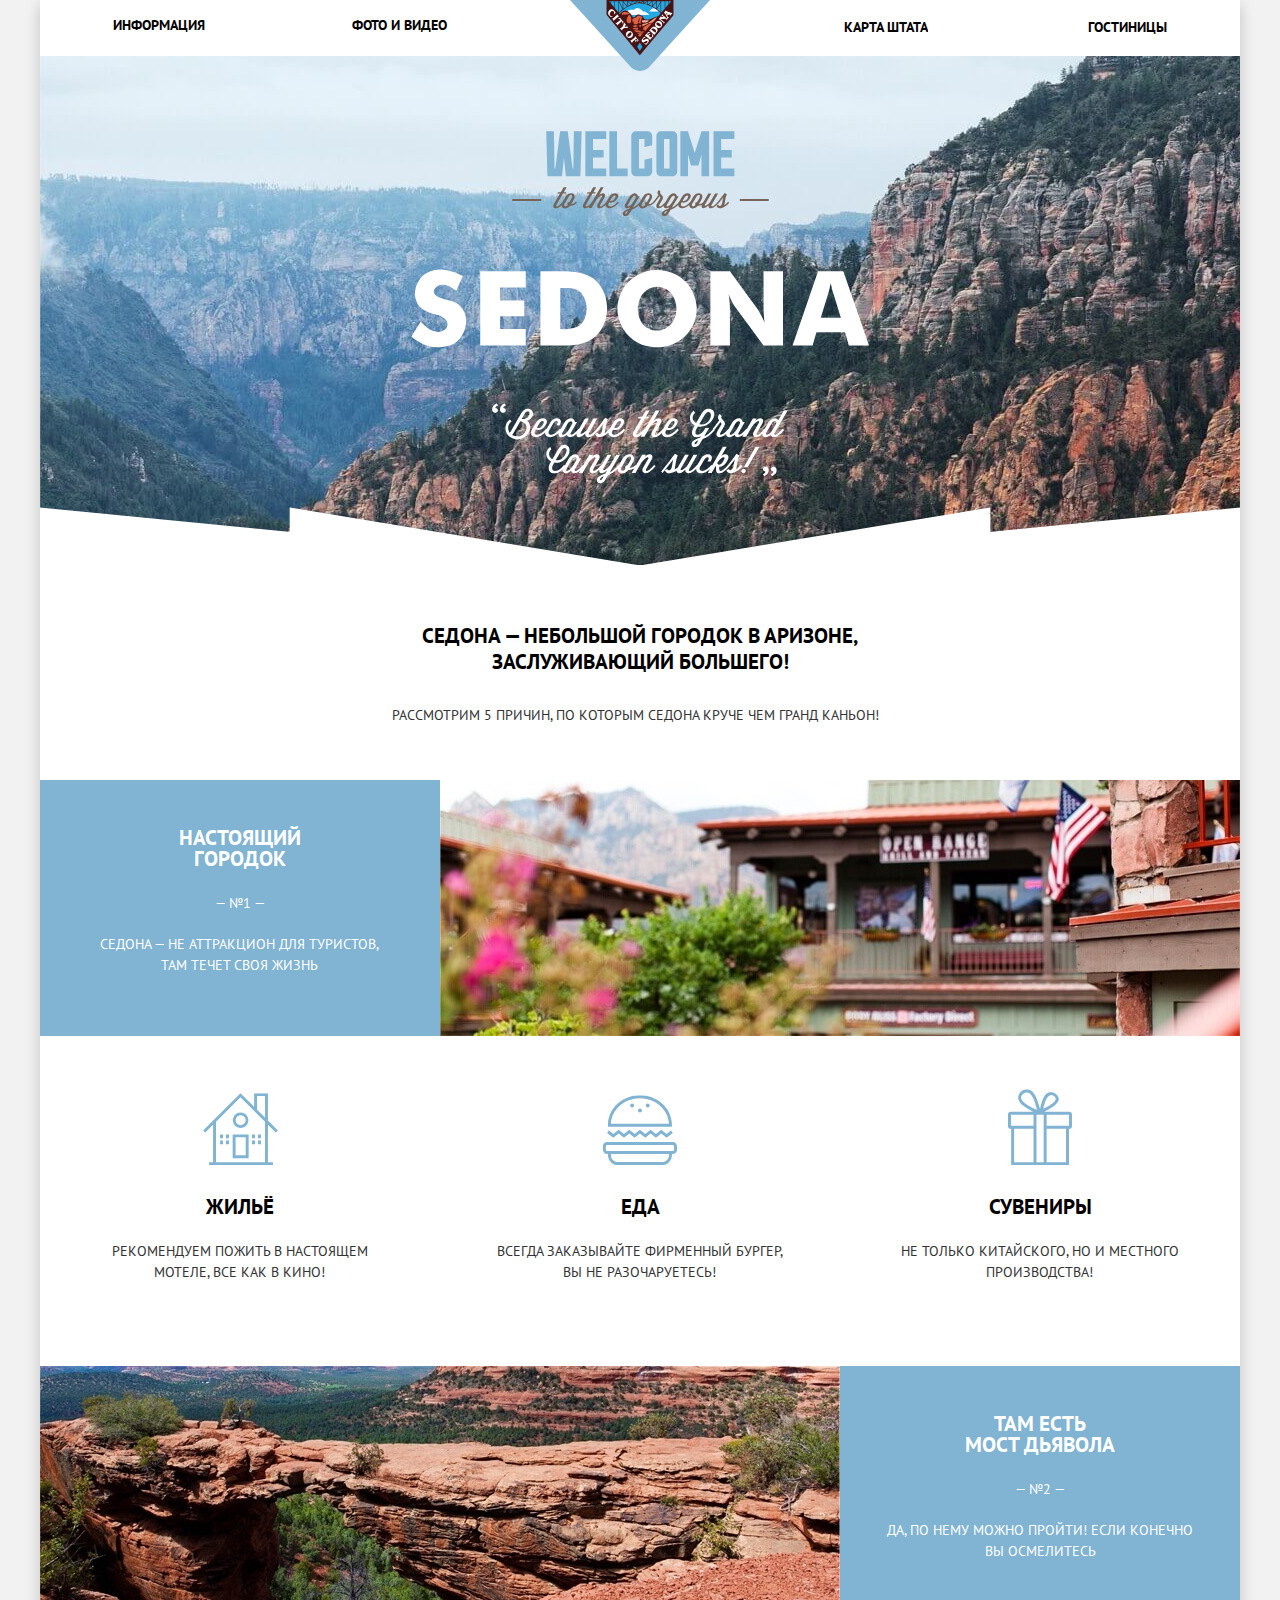
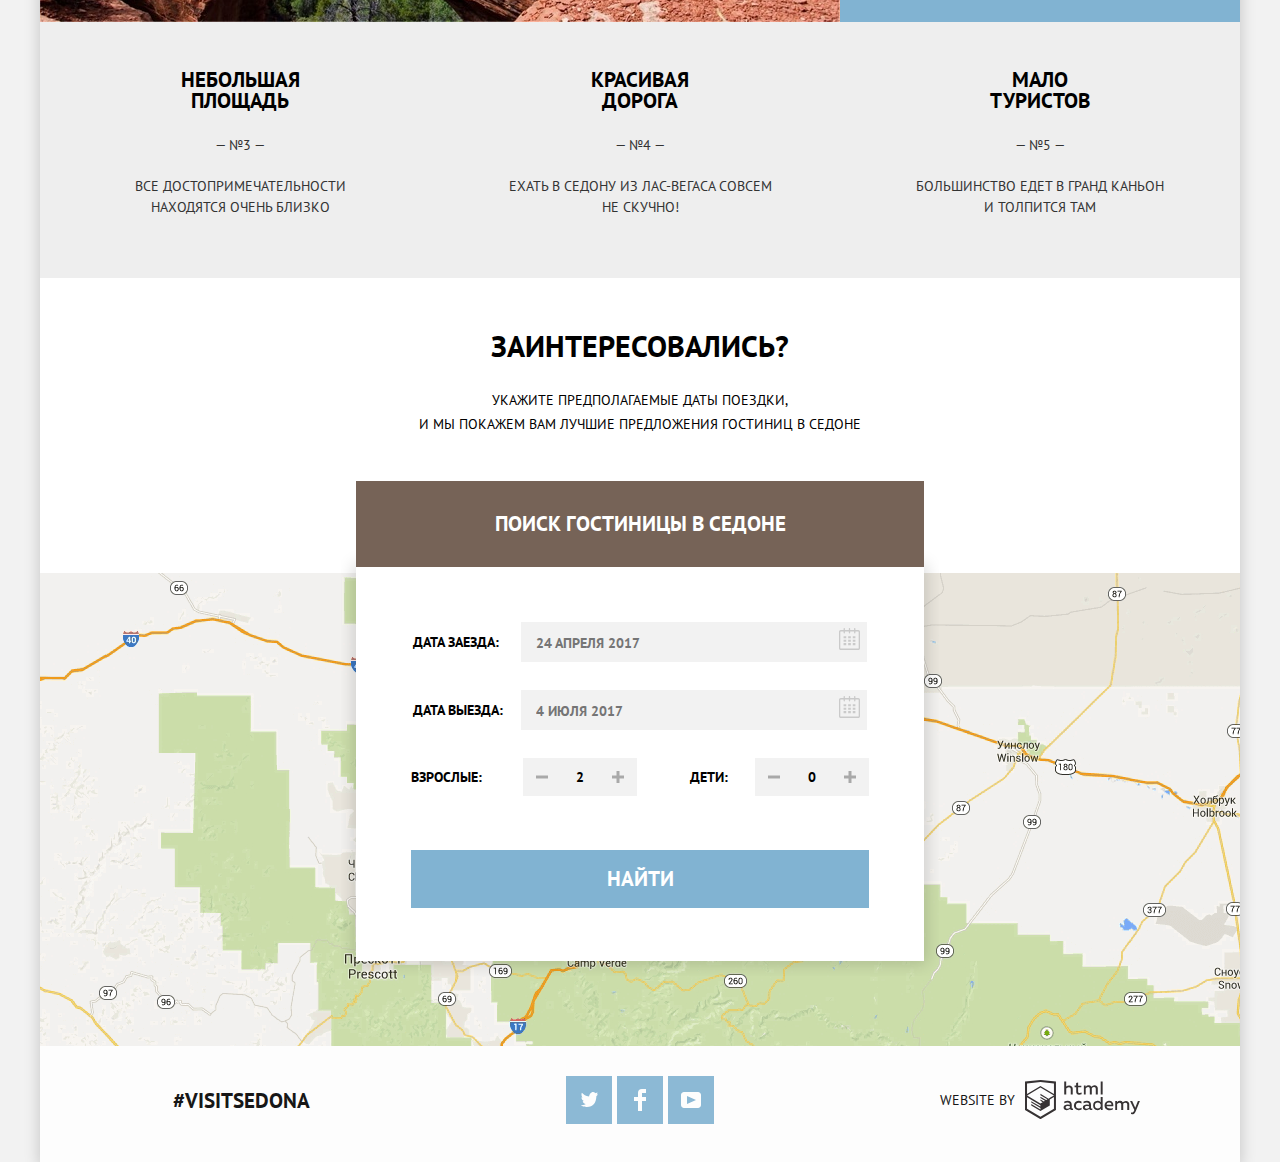
<file: index.html>
<!DOCTYPE html>
<html lang="ru">
<head>
<meta charset="utf-8">
<title>HTML Academy: Седона</title>
<link href="https://fonts.googleapis.com/css?family=PT+Sans:400,700&display=swap&subset=cyrillic" rel="stylesheet">
<link href="css/normalize.css" rel="stylesheet">
<link href="css/style.min.css" rel="stylesheet">
<script src="https://api-maps.yandex.ru/2.1/?apikey=cad0cd31-c5d4-49f9-899d-17e864dc86e4&lang=ru_RU"></script>
</head>
<body>
<div class="page-wrapper">
  <header class="main-header">
    <nav class="main-nav">
      <ul class="main-nav__list">
        <li class="main-nav__item">
          <a class="main-nav__link" href="#nowhere">Информация</a>
        </li>
        <li class="main-nav__item">
          <a class="main-nav__link" href="#nowhere">Фото и видео</a>
        </li>
        <li class="main-nav__item">
          <a class="main-nav__link" href="#nowhere">Карта штата</a>
        </li>
        <li class="main-nav__item">
          <a class="main-nav__link" href="hotels.html">Гостиницы</a>
        </li>
      </ul>
      <a class="main-nav__logo">
        <img src="img/logo_sedona.svg" width="140" height="72" alt="Логотип «Седона»">
      </a>
    </nav>
  </header>
  <main>
    <h1 class="visually-hidden">Визитка города Седона</h1>
    <div class="greeting">
      <img class="greeting__img" src="img/intro_welcome.svg" alt="welcome" width="459" height="353">
      <div class="greeting__text-block">
        <b class="greeting__title">Седона &mdash; небольшой городок в Аризоне, заслуживающий большего!</b>
        <p class="greeting__info">Рассмотрим 5 причин, по которым Седона круче чем Гранд Каньон!</p>
      </div>
    </div>
    <section class="general-information">
      <h2 class="visually-hidden">Лучшие стороны города Седона</h2>
      <div class="advantages-item advantages-item--big">
        <div class="advantages-item__text">
          <h3 class="advantages-item__title">Настоящий городок</h3>
          <p class="advantages-item__number">&mdash; &#8470;1 &mdash;</p>
          <p class="advantages-item__info">Седона &mdash; не аттракцион для туристов, там течет своя жизнь</p>
        </div>
        <img class="advantages-item__photo" src="img/real_town.jpg" width="800" height="400" alt="Городок">
      </div>
      <ul class="offers">
        <li class="offers__item offers__item--housing">
          <b class="offers__title">Жильё</b>
          <p class="offers__info">Рекомендуем пожить в настоящем мотеле, все как в кино!</p>
        </li>
        <li class="offers__item offers__item--food">
          <b class="offers__title">Еда</b>
          <p class="offers__info">Всегда заказывайте фирменный бургер, вы не разочаруетесь!</p>
        </li>
        <li class="offers__item offers__item--souvenirs">
          <b class="offers__title">Сувениры</b>
          <p class="offers__info">Не только китайского, но и местного производства!</p>
        </li>
      </ul>
      <div class="advantages-item advantages-item--big advantages-item--right">
        <div class="advantages-item__text">
          <h3 class="advantages-item__title">Там есть<br> Мост дьявола</h3>
          <p class="advantages-item__number">&mdash; &#8470;2 &mdash;</p>
          <p class="advantages-item__info">Да, по нему можно пройти! Если конечно вы осмелитесь</p>
        </div>
        <img src="img/devil_bridge.jpg" width="800" height="400" alt="Мост дьявола">
      </div>
      <div class="advantages-item advantages-item--third">
        <div class="advantages-item__text">
          <h3 class="advantages-item__title">Небольшая площадь</h3>
          <p class="advantages-item__number">&mdash; &#8470;3 &mdash;</p>
          <p class="advantages-item__info">Все достопримечательности находятся очень близко</p>
        </div>
      </div>
      <div class="advantages-item advantages-item--fourth">
        <div class="advantages-item__text">
          <h3 class="advantages-item__title">Красивая дорога</h3>
          <p class="advantages-item__number">&mdash; &#8470;4 &mdash;</p>
          <p class="advantages-item__info">Ехать в Седону из Лас-Вегаса совсем не скучно!</p>
        </div>
      </div>
      <div class="advantages-item advantages-item--fifth">
        <div class="advantages-item__text">
          <h3 class="advantages-item__title">Мало туристов</h3>
          <p class="advantages-item__number">&mdash; &#8470;5 &mdash;</p>
          <p class="advantages-item__info">Большинство едет в гранд каньон и толпится там</p>
        </div>
      </div>
    </section>
    <section class="map-and-search">
      <h2 class="visually-hidden">Поиск гостинниц в городе Седона</h2>
      <b class="map-and-search__title">Заинтересовались?</b>
      <p class="map-and-search__text">Укажите предполагаемые даты поездки,<br> и мы покажем вам лучшие предложения гостиниц в Седоне</p>
      <div class="map-and-search__form-container">
        <a class="map-and-search__btn" href="search.html">Поиск гостиницы в Седоне</a>
        <form class="search-form" method="post" action="https://echo.htmlacademy.ru">
          <div class="search-form__date-in">
            <label class="search-form__label" for="date-in">Дата заезда:</label>
            <div class="search-form__input-wrapper">
              <input class="search-form__input" type="text" name="date-in" id="date-in" placeholder="24 Апреля 2017">
              <button class="search-form__calendar" type="button"  aria-label="показать календарь">
                <svg xmlns="http://www.w3.org/2000/svg" width="21" height="22" viewBox="0 0 21 22">
                  <path d="M19.251 2.025h-2.845V.648c0-.381-.294-.689-.656-.689-.363 0-.656.308-.656.689v1.377h-3.938V.648c0-.381-.294-.689-.655-.689-.363 0-.657.308-.657.689v1.377H5.906V.648c0-.381-.294-.689-.656-.689-.363 0-.657.308-.657.689v1.377H1.75C.784 2.025 0 2.847 0 3.862v16.302C0 21.179.784 22 1.75 22h17.501c.966 0 1.749-.821 1.749-1.836V3.862c0-1.015-.783-1.837-1.749-1.837zm.437 18.139a.448.448 0 0 1-.437.459H1.75a.45.45 0 0 1-.438-.459V3.862a.45.45 0 0 1 .438-.459h2.844v1.378c0 .381.294.689.657.689.362 0 .656-.308.656-.689V3.403h3.938v1.378c0 .381.294.689.657.689.361 0 .655-.308.655-.689V3.403h3.938v1.378c0 .381.293.689.656.689.362 0 .656-.308.656-.689V3.403h2.845c.241 0 .437.206.437.459v16.302z"/>
                  <path d="M4.594 8.225h2.625v2.066H4.594zM4.594 11.668h2.625v2.067H4.594zM4.594 15.112h2.625v2.066H4.594zM9.188 15.112h2.625v2.066H9.188zM9.188 11.668h2.625v2.067H9.188zM9.188 8.225h2.625v2.066H9.188zM13.781 15.112h2.625v2.066h-2.625zM13.781 11.668h2.625v2.067h-2.625zM13.781 8.225h2.625v2.066h-2.625z"/>
                </svg>
              </button>
            </div>
          </div>
          <div class="search-form__date-out">
            <label class="search-form__label" for="date-out">Дата выезда:</label>
            <div class="search-form__input-wrapper">
              <input class="search-form__input" type="text" name="date-out" id="date-out" placeholder="4 Июля 2017">
              <button class="search-form__calendar" type="button" aria-label="показать календарь">
                <svg xmlns="http://www.w3.org/2000/svg" width="21" height="22" viewBox="0 0 21 22">
                  <path d="M19.251 2.025h-2.845V.648c0-.381-.294-.689-.656-.689-.363 0-.656.308-.656.689v1.377h-3.938V.648c0-.381-.294-.689-.655-.689-.363 0-.657.308-.657.689v1.377H5.906V.648c0-.381-.294-.689-.656-.689-.363 0-.657.308-.657.689v1.377H1.75C.784 2.025 0 2.847 0 3.862v16.302C0 21.179.784 22 1.75 22h17.501c.966 0 1.749-.821 1.749-1.836V3.862c0-1.015-.783-1.837-1.749-1.837zm.437 18.139a.448.448 0 0 1-.437.459H1.75a.45.45 0 0 1-.438-.459V3.862a.45.45 0 0 1 .438-.459h2.844v1.378c0 .381.294.689.657.689.362 0 .656-.308.656-.689V3.403h3.938v1.378c0 .381.294.689.657.689.361 0 .655-.308.655-.689V3.403h3.938v1.378c0 .381.293.689.656.689.362 0 .656-.308.656-.689V3.403h2.845c.241 0 .437.206.437.459v16.302z"/>
                  <path d="M4.594 8.225h2.625v2.066H4.594zM4.594 11.668h2.625v2.067H4.594zM4.594 15.112h2.625v2.066H4.594zM9.188 15.112h2.625v2.066H9.188zM9.188 11.668h2.625v2.067H9.188zM9.188 8.225h2.625v2.066H9.188zM13.781 15.112h2.625v2.066h-2.625zM13.781 11.668h2.625v2.067h-2.625zM13.781 8.225h2.625v2.066h-2.625z"/>
                </svg>
              </button>
            </div>
          </div>
          <div class="search-form__info-wrapper">
            <div class="search-form__calculate">
              <label class="search-form__label-calculate" for="adult">Взрослые:</label>
              <div class="search-form__calculate-container">
                <button class="search-form__btn-minus" type="button" aria-label="уменьшить"></button>
                <input class="search-form__count" type="text" name="adult" id="adult" value="2">
                <button class="search-form__btn-plus" type="button" aria-label="увеличить"></button>
              </div>
            </div>
            <div class="search-form__calculate search-form__calculate--kind">
              <label class="search-form__label-calculate" for="kind">Дети:</label>
              <div class="search-form__calculate-container">
                <button class="search-form__btn-minus" type="button" aria-label="уменьшить"></button>
                <input class="search-form__count" type="text" name="kind" id="kind" value="0">
                <button class="search-form__btn-plus" type="button" aria-label="увеличить"></button>
              </div>
            </div>
          </div>
          <button class="search-form__find-btn" type="submit">Найти</button>
        </form>
      </div>
      <div class="map-and-search__map-container" id="map"></div>
    </section>
  </main>
  <footer class="main-footer">
    <p class="main-footer__hashtag">#VisitSedona</p>
    <ul class="social-list">
      <li class="social-list__item">
        <a class="social-list__link" href="#nowhere" aria-label="Наш твиттер">
          <svg xmlns="http://www.w3.org/2000/svg" xmlns:xlink="http://www.w3.org/1999/xlink" width="17" height="15" viewBox="0 0 17 15">
            <path fill="#FFF" d="M10.95.144c1.685-.496 2.984.27 3.577 1.179.673-.231 1.331-.481 2.011-.708a2.345 2.345 0 0 1-.857 1.768c.685.17 1.304-.491 1.304-.491-.169 1-1.006 1.788-1.563 2.024-.231 6.75-3.175 11.217-10.077 11.082h-.446c-.41 0-4.164-.46-4.898-1.887 2.271.196 3.893-.422 4.693-1.177-.96-.3-2.679-.477-2.979-2.95.349.106.564.228 1.19.119C1.705 8.247.374 7.53.448 5.33c.285.328 1.067.536 1.34.472C1.085 5.561-.182 2.442.894.85c1.818 1.854 3.735 3.606 7.152 3.773C8.254 2.33 9.183.793 10.95.144z"/>
          </svg>
        </a>
      </li>
      <li class="social-list__item">
        <a class="social-list__link" href="#nowhere" aria-label="Наш фейсбук">
          <svg xmlns="http://www.w3.org/2000/svg" width="12" height="22" viewBox="0 0 12 22">
            <path fill="#FFF" d="M12 4V0H8a4 4 0 0 0-4 4v4H0v4h4v10h4V12h4V8H8V4h4z"/>
          </svg>
        </a>
      </li>
      <li class="social-list__item">
        <a class="social-list__link" href="#nowhere" aria-label="Наш ютуб">
          <svg xmlns="http://www.w3.org/2000/svg" xmlns:xlink="http://www.w3.org/1999/xlink" width="20" height="16" viewBox="0 0 20 16">
            <path fill="#FFF" d="M17 0H3C1.35 0 0 1.35 0 3v10c0 1.65 1.35 3 3 3h14c1.65 0 3-1.35 3-3V3c0-1.65-1.35-3-3-3zM6.027 11.998V4.002L15.014 8l-8.987 3.998z"/>
          </svg>
        </a>
      </li>
    </ul>
    <p class="copyright"> <span>Website by</span>
      <a class="copyright__link" href="https://htmlacademy.ru/intensive/htmlcss" target="_blank">
        <svg id="Layer_1" data-name="Layer 1" xmlns="http://www.w3.org/2000/svg" viewBox="0 0 108.08 36.85">
          <title>logo-htmlacademy-small</title>
          <path d="M44.61,26.88a2,2,0,0,0,.55-0.1v1.33a3.25,3.25,0,0,1-1.18.21,1.67,1.67,0,0,1-1.67-1,4.84,4.84,0,0,1-3.14,1.08c-1.51,0-2.91-.83-2.91-2.55,0-2.13,2-2.79,3.71-2.79a11.08,11.08,0,0,1,2.17.25v-0.3c0-1-.76-1.77-2.19-1.77a7.42,7.42,0,0,0-3,.64v-1.7a10.21,10.21,0,0,1,3.19-.55c2.36,0,3.81,1.12,3.81,3.65v3a0.54,0.54,0,0,0,.49.59h0.17Zm-6.44-1.13A1.35,1.35,0,0,0,39.63,27h0.11a3.39,3.39,0,0,0,2.41-1V24.58a9.72,9.72,0,0,0-1.81-.21c-1,0-2.16.33-2.16,1.38h0Zm12.36-6.11a5,5,0,0,1,2.57.64V22a4.08,4.08,0,0,0-2.3-.7,2.75,2.75,0,1,0,0,5.49,5,5,0,0,0,2.43-.64v1.71a6.27,6.27,0,0,1-2.76.57A4.21,4.21,0,0,1,46,24.51q0-.21,0-0.41a4.32,4.32,0,0,1,4.18-4.46h0.38Zm12.17,7.24a2,2,0,0,0,.55-0.1v1.33a3.25,3.25,0,0,1-1.18.21,1.67,1.67,0,0,1-1.67-1,4.84,4.84,0,0,1-3.14,1.08c-1.51,0-2.91-.83-2.91-2.55,0-2.13,2-2.79,3.71-2.79a11.08,11.08,0,0,1,2.17.25v-0.3c0-1-.76-1.77-2.19-1.77a7.42,7.42,0,0,0-3,.64v-1.7a10.21,10.21,0,0,1,3.19-.55c2.36,0,3.81,1.12,3.81,3.65v3a0.54,0.54,0,0,0,.49.59h0.17Zm-6.44-1.13A1.35,1.35,0,0,0,57.73,27h0.11a3.39,3.39,0,0,0,2.41-1V24.58a9.72,9.72,0,0,0-1.81-.21c-1.06,0-2.16.33-2.16,1.38h0ZM73,16V28.2H71.35V26.88a3.88,3.88,0,0,1-3.19,1.54,4.4,4.4,0,0,1,0-8.78,3.81,3.81,0,0,1,3,1.3V16H73Zm-4.53,5.22a2.76,2.76,0,1,0,0,5.52A2.86,2.86,0,0,0,71.15,25V23A2.91,2.91,0,0,0,68.49,21.27ZM79,19.64c3.31,0,4.46,2.68,3.92,5.09H76.7c0.21,1.5,1.67,2.11,3.19,2.11a6.11,6.11,0,0,0,2.64-.59v1.6a7.14,7.14,0,0,1-3,.57C77,28.42,74.78,27,74.78,24a4.18,4.18,0,0,1,4-4.39H79Zm0.09,1.54a2.28,2.28,0,0,0-2.44,2.1v0.06H81.3A2,2,0,0,0,79.13,21.18Zm5.73,7V19.87h1.65v1a3.81,3.81,0,0,1,2.78-1.27A2.86,2.86,0,0,1,91.89,21a4.12,4.12,0,0,1,2.91-1.33A3.06,3.06,0,0,1,98,23V28.2h-1.9V23.05a1.59,1.59,0,0,0-1.42-1.75H94.42a2.8,2.8,0,0,0-2.07,1.12V28.2h-1.9V23.05A1.59,1.59,0,0,0,89,21.31H88.8a3,3,0,0,0-2.21,1.29v5.63H84.86Zm21.31-8.33h1.9l-3.91,9.46c-0.9,2.17-2.09,2.86-3.35,2.86a4.76,4.76,0,0,1-1.1-.14V30.46a2.86,2.86,0,0,0,.85.12c0.9,0,1.58-.64,2.07-1.9l0.17-.42-4-8.4h2l2.86,6.29ZM38.73,1.46V6.22a3.81,3.81,0,0,1,2.7-1.14,3.25,3.25,0,0,1,3.44,3.4v5.15H43V8.72a1.81,1.81,0,0,0-1.61-2h-0.3a2.93,2.93,0,0,0-2.32,1.39v5.52h-1.9V1.46h1.9ZM49.94,2.31v3h3V6.91h-3v3.81c0,1.1.5,1.46,1.58,1.46a4.49,4.49,0,0,0,1.69-.33v1.6A6.8,6.8,0,0,1,51,13.8a2.55,2.55,0,0,1-2.86-2.74V6.89H46.58V5.26h1.5V2.74Zm5.4,11.31V5.28H57v1A3.81,3.81,0,0,1,59.77,5a2.86,2.86,0,0,1,2.6,1.33A4.12,4.12,0,0,1,65.28,5,3.06,3.06,0,0,1,68.44,8.4v5.21h-1.9V8.46a1.59,1.59,0,0,0-1.42-1.75H64.89a2.8,2.8,0,0,0-2.07,1.12v5.78h-1.9V8.46A1.59,1.59,0,0,0,59.5,6.71H59.27A3,3,0,0,0,57.06,8v5.63H55.34ZM71.17,1.45H73V13.6H71.17V1.45ZM14.71,0H14.55L0,1.54V28.21l14.55,8.66,14.55-8.66V1.54Zm12.5,27.1L14.55,34.64,1.9,27.12V16.18l12.59,7.5V25L5.86,19.9v1.31l8.68,5.21v1.39L5.87,22.65V24l8.68,5.21,8.75-5.24V18.31L27.2,16V27.12Zm0-12.53-3.48,2-1.6,1L14.51,13v1.31L21,18.23H21l-0.14.09-1,.54-5.37-3.2V17l4.24,2.52-1,.67-3.2-1.9v1.31l2.1,1.24L14.5,22.1,2,14.65,14.51,7.11Zm0-1.32L14.49,5.76,1.91,13.25v-10L14.56,1.92,27.21,3.25v10h0Z" transform="translate(0 -0.02)" fill="#231f20"/>
        </svg>
      </a>
    </p>
  </footer>
</div>
<script src="js/script.min.js"></script>
</body>
</html>
</file>
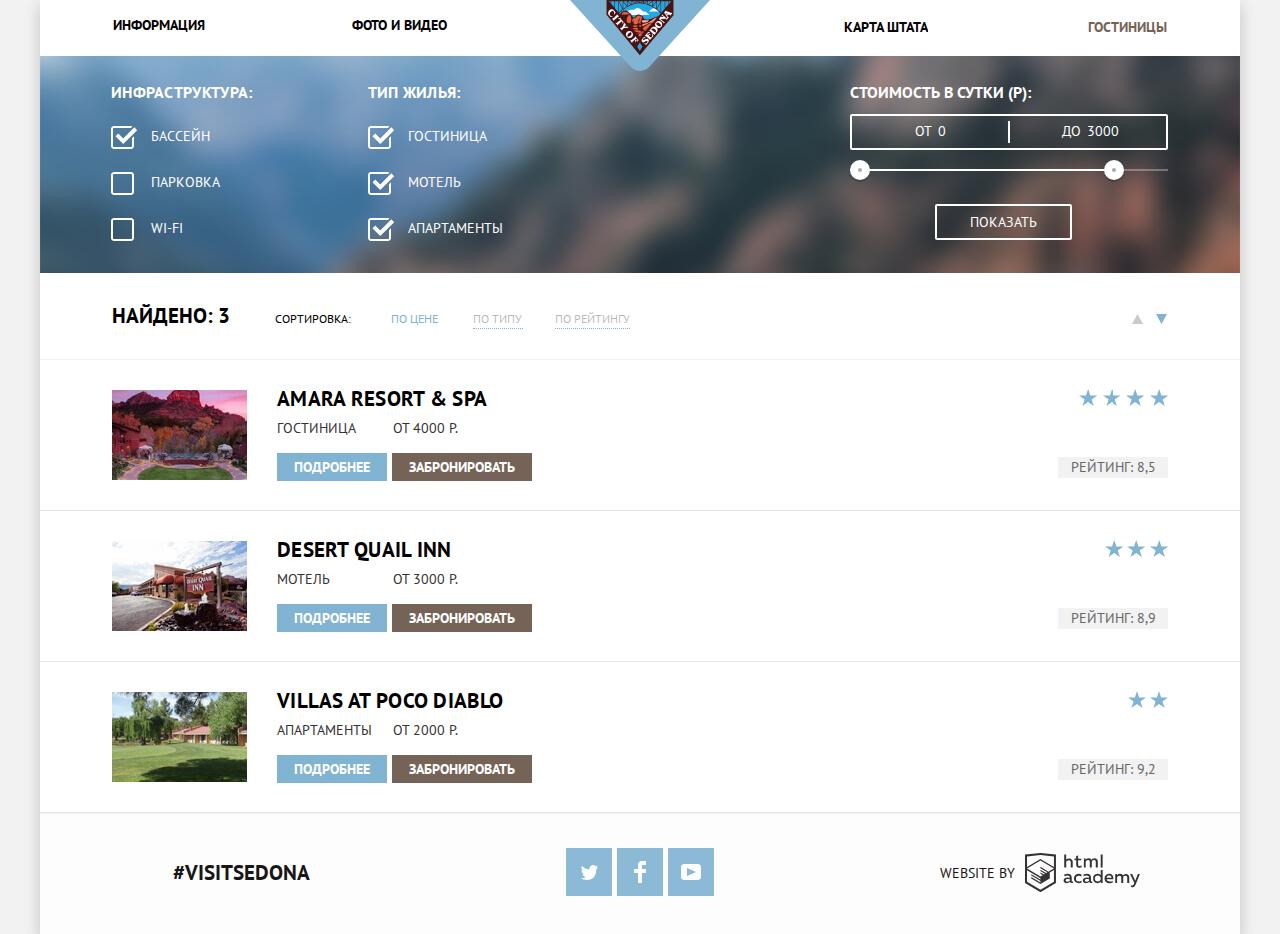
<file: hotels.html>
<!DOCTYPE html>
<html lang="ru">
  <head>
    <meta charset="utf-8">
    <title>HTML Academy: Седона</title>
    <link href="https://fonts.googleapis.com/css?family=PT+Sans:400,700&display=swap&subset=cyrillic" rel="stylesheet">
    <link href="css/normalize.css" rel="stylesheet">
    <link href="css/style.min.css" rel="stylesheet">
  </head>
  <body>

  <div class="page-wrapper">

    <header class="main-header">
      <nav class="main-nav">
        <ul class="main-nav__list">
          <li class="main-nav__item">
            <a class="main-nav__link" href="#nowhere">Информация</a>
          </li>
          <li class="main-nav__item">
            <a class="main-nav__link" href="#nowhere">Фото и видео</a>
          </li>
          <li class="main-nav__item">
            <a class="main-nav__link" href="#nowhere">Карта штата</a>
          </li>
          <li class="main-nav__item">
            <a class="main-nav__link">Гостиницы</a>
          </li>
        </ul>
        <a class="main-nav__logo" href="index.html">
		      <img src="img/logo_sedona.svg" width="140" height="72" alt="Логотип «Седона»">
        </a>
      </nav>
    </header>

    <main>
      <h1 class="visually-hidden">Поиск гостинниц</h1>
      <form class="filter-form" action="https://echo.htmlacademy.ru" method="post">
        <fieldset class="checkbox-area">
          <legend class="checkbox-area__title">Инфраструктура:</legend>
          <input class="visually-hidden" type="checkbox" id="swimming-pool" name="swimming-pool" checked>
          <label class="checkbox-area__label" for="swimming-pool">Бассейн</label>
          <input class="visually-hidden" type="checkbox" id="parking" name="parking">
          <label class="checkbox-area__label" for="parking">Парковка</label>
          <input class="visually-hidden" type="checkbox" id="wi-fi" name="wifi">
          <label class="checkbox-area__label" for="wi-fi">Wi-Fi</label>
        </fieldset>

        <fieldset class="checkbox-area">
          <legend class="checkbox-area__title">Тип жилья:</legend>
          <input class="visually-hidden"  type="checkbox" id="hotel" name="hotel" checked>
          <label class="checkbox-area__label" for="hotel">Гостиница</label>
          <input class="visually-hidden" type="checkbox" id="motel" name="motel" checked>
          <label class="checkbox-area__label" for="motel">Мотель</label>
          <input class="visually-hidden" type="checkbox" id="apartment" name="apartment" checked>
          <label class="checkbox-area__label " for="apartment">Апартаменты</label>
        </fieldset>

        <fieldset class="price-day">
          <legend class="price-day__title">Стоимость в сутки (Р):</legend>
          <div class="price-day__prices">
            <div class="price-day__area">
              <label class="price-day__label">от</label>
              <input class="price-day__input" type="text" name="min-price" pattern="^[ 0-9]+$" value="0">
            </div>
            <div class="price-day__area price-day__area--right">
              <label class="price-day__label">до</label>
              <input class="price-day__input" type="text" name="max-price" pattern="^[ 0-9]+$" value="3000">
            </div>
          </div>
          <div class="range-filter">
            <div class="range-filter__controls">
              <div class="range-filter__scale">
                <div class="range-filter__bar"></div>
              </div>
              <button class="range-filter__toggle range-filter__toggle--min" type="button"></button>
              <button class="range-filter__toggle range-filter__toggle--max" type="button"></button>
            </div>
          </div>
          <button class="price-day__button" type="submit">Показать</button>
        </fieldset>
      </form>

      <section class="hotels">
        <h2 class="visually-hidden">Список гостиниц</h2>

        <div class="searching-nav">
          <h2 class="searching-nav__title">Найдено: 3</h2>
          <div class="searching-nav__sort">
            <p class="searching-nav__sort-title">Сортировка:</p>
            <div class="searching-nav__sort-container">
              <a class="searching-nav__link searching-nav__link--active" href="#nowhere">По цене</a>
              <a class="searching-nav__link" href="#nowhere">По типу</a>
              <a class="searching-nav__link" href="#nowhere">По рейтингу</a>
            </div>
          </div>
          <div class="searching-nav__toggles">
            <a class="searching-nav__toggle-up" href="#nowhere" aria-label="По возрастанию">
              <svg xmlns="http://www.w3.org/2000/svg" width="11" height="10" viewBox="0 0 11 10"><path fill="#cacaca" d="M5.5 0L0 10h11z"/></svg>
            </a>
            <a class="searching-nav__toggle-down searching-nav__toggle-down--active" href="#nowhere" aria-label="По убыванию">
              <svg xmlns="http://www.w3.org/2000/svg" width="11" height="10" viewBox="0 0 11 10"><path fill="#cacaca" d="M5.5 10L0 0h11"/></svg>
            </a>
          </div>
        </div>

        <ul class="hotels__list">
          <li class="hotel">
            <img class="hotel__image" src="img/amara_resort.jpg" width="135" height="90" alt="Amara Resort & Spa">
            <div class="hotel__info-container">
              <a class="hotel__title" href="#nowhere">
                <h3>Amara Resort &amp; Spa</h3>
              </a>
                <div class="hotel__row-container">
                  <p class="hotel__mode">Гостиница</p>
                  <p class="hotel__price">от 4000 Р.</p>
                </div>
              <div class="hotel__row-container hotel__row-container--bottom">
                <a class="hotel__button" href="#nowhere">Подробнее</a>
                <a class="hotel__button hotel__button--brown" href="#nowhere">Забронировать</a>
              </div>
            </div>

            <div class="hotel__prestige star-four">
              <span class="visually-hidden">Количество звёзд 4</span>
              <p class="hotel__rate">Рейтинг: 8,5</p>
            </div>
          </li>

          <li class="hotel">
            <img class="hotel__image" src="img/desert_quail.jpg" width="135" height="90" alt="Desert Quail Inn">
            <div class="hotel__info-container">
              <a class="hotel__title" href="#nowhere">
                <h3>Desert Quail Inn</h3>
              </a>
              <div class="hotel__row-container">
                <p class="hotel__mode">Мотель</p>
                <p class="hotel__price">от 3000 Р.</p>
              </div>
              <div class="hotel__row-container hotel__row-container--bottom">
                <a class="hotel__button" href="#nowhere">Подробнее</a>
                <a class="hotel__button hotel__button--brown" href="#nowhere">Забронировать</a>
              </div>
            </div>

            <div class="hotel__prestige star-three">
              <span class="visually-hidden">Количество звёзд 3</span>
              <p class="hotel__rate">Рейтинг: 8,9</p>
            </div>
          </li>

          <li class="hotel">
            <img class="hotel__image" src="img/villas_at_poco_diablo.jpg" width="135" height="90" alt="Villas at Poco Diablo">
            <div class="hotel__info-container">
              <a class="hotel__title" href="#nowhere">
                <h3>Villas at Poco Diablo</h3>
              </a>
              <div class="hotel__row-container">
                <p class="hotel__mode">Апартаменты</p>
                <p class="hotel__price">от 2000 Р.</p>
              </div>
              <div class="hotel__row-container hotel__row-container--bottom">
                <a class="hotel__button" href="#nowhere">Подробнее</a>
                <a class="hotel__button hotel__button--brown" href="#nowhere">Забронировать</a>
              </div>
            </div>

            <div class="hotel__prestige star-two">
              <span class="visually-hidden">Количество звёзд 2</span>
              <p class="hotel__rate">Рейтинг: 9,2</p>
            </div>
          </li>
        </ul>
      </section>
    </main>

    <footer class="main-footer  main-footer--inner">
      <p class="main-footer__hashtag">#VisitSedona</p>
      <ul class="social-list">
        <li class="social-list__item">
          <a class="social-list__link" href="#" aria-label="Наш твиттер">
            <svg xmlns="http://www.w3.org/2000/svg" xmlns:xlink="http://www.w3.org/1999/xlink" width="17" height="15" viewBox="0 0 17 15"><path fill="#FFF" d="M10.95.144c1.685-.496 2.984.27 3.577 1.179.673-.231 1.331-.481 2.011-.708a2.345 2.345 0 0 1-.857 1.768c.685.17 1.304-.491 1.304-.491-.169 1-1.006 1.788-1.563 2.024-.231 6.75-3.175 11.217-10.077 11.082h-.446c-.41 0-4.164-.46-4.898-1.887 2.271.196 3.893-.422 4.693-1.177-.96-.3-2.679-.477-2.979-2.95.349.106.564.228 1.19.119C1.705 8.247.374 7.53.448 5.33c.285.328 1.067.536 1.34.472C1.085 5.561-.182 2.442.894.85c1.818 1.854 3.735 3.606 7.152 3.773C8.254 2.33 9.183.793 10.95.144z"/></svg>
          </a>
        </li>
        <li class="social-list__item">
          <a class="social-list__link" href="#" aria-label="Наш фейсбук">
            <svg xmlns="http://www.w3.org/2000/svg" width="12" height="22" viewBox="0 0 12 22">
              <path fill="#FFF" d="M12 4V0H8a4 4 0 0 0-4 4v4H0v4h4v10h4V12h4V8H8V4h4z"/>
            </svg>
          </a>
        </li>
        <li class="social-list__item">
          <a class="social-list__link" href="#" aria-label="Наш ютуб">
            <svg xmlns="http://www.w3.org/2000/svg" xmlns:xlink="http://www.w3.org/1999/xlink" width="20" height="16" viewBox="0 0 20 16">
              <path fill="#FFF" d="M17 0H3C1.35 0 0 1.35 0 3v10c0 1.65 1.35 3 3 3h14c1.65 0 3-1.35 3-3V3c0-1.65-1.35-3-3-3zM6.027 11.998V4.002L15.014 8l-8.987 3.998z"/>
            </svg>
          </a>
        </li>
      </ul>

      <p class="copyright">
        <span>Website by</span>
        <a class="copyright__link" href="https://htmlacademy.ru/intensive/htmlcss" target="_blank">
          <svg id="Layer_1" data-name="Layer 1" xmlns="http://www.w3.org/2000/svg" viewBox="0 0 108.08 36.85">
            <title>logo-htmlacademy-small</title>
            <path d="M44.61,26.88a2,2,0,0,0,.55-0.1v1.33a3.25,3.25,0,0,1-1.18.21,1.67,1.67,0,0,1-1.67-1,4.84,4.84,0,0,1-3.14,1.08c-1.51,0-2.91-.83-2.91-2.55,0-2.13,2-2.79,3.71-2.79a11.08,11.08,0,0,1,2.17.25v-0.3c0-1-.76-1.77-2.19-1.77a7.42,7.42,0,0,0-3,.64v-1.7a10.21,10.21,0,0,1,3.19-.55c2.36,0,3.81,1.12,3.81,3.65v3a0.54,0.54,0,0,0,.49.59h0.17Zm-6.44-1.13A1.35,1.35,0,0,0,39.63,27h0.11a3.39,3.39,0,0,0,2.41-1V24.58a9.72,9.72,0,0,0-1.81-.21c-1,0-2.16.33-2.16,1.38h0Zm12.36-6.11a5,5,0,0,1,2.57.64V22a4.08,4.08,0,0,0-2.3-.7,2.75,2.75,0,1,0,0,5.49,5,5,0,0,0,2.43-.64v1.71a6.27,6.27,0,0,1-2.76.57A4.21,4.21,0,0,1,46,24.51q0-.21,0-0.41a4.32,4.32,0,0,1,4.18-4.46h0.38Zm12.17,7.24a2,2,0,0,0,.55-0.1v1.33a3.25,3.25,0,0,1-1.18.21,1.67,1.67,0,0,1-1.67-1,4.84,4.84,0,0,1-3.14,1.08c-1.51,0-2.91-.83-2.91-2.55,0-2.13,2-2.79,3.71-2.79a11.08,11.08,0,0,1,2.17.25v-0.3c0-1-.76-1.77-2.19-1.77a7.42,7.42,0,0,0-3,.64v-1.7a10.21,10.21,0,0,1,3.19-.55c2.36,0,3.81,1.12,3.81,3.65v3a0.54,0.54,0,0,0,.49.59h0.17Zm-6.44-1.13A1.35,1.35,0,0,0,57.73,27h0.11a3.39,3.39,0,0,0,2.41-1V24.58a9.72,9.72,0,0,0-1.81-.21c-1.06,0-2.16.33-2.16,1.38h0ZM73,16V28.2H71.35V26.88a3.88,3.88,0,0,1-3.19,1.54,4.4,4.4,0,0,1,0-8.78,3.81,3.81,0,0,1,3,1.3V16H73Zm-4.53,5.22a2.76,2.76,0,1,0,0,5.52A2.86,2.86,0,0,0,71.15,25V23A2.91,2.91,0,0,0,68.49,21.27ZM79,19.64c3.31,0,4.46,2.68,3.92,5.09H76.7c0.21,1.5,1.67,2.11,3.19,2.11a6.11,6.11,0,0,0,2.64-.59v1.6a7.14,7.14,0,0,1-3,.57C77,28.42,74.78,27,74.78,24a4.18,4.18,0,0,1,4-4.39H79Zm0.09,1.54a2.28,2.28,0,0,0-2.44,2.1v0.06H81.3A2,2,0,0,0,79.13,21.18Zm5.73,7V19.87h1.65v1a3.81,3.81,0,0,1,2.78-1.27A2.86,2.86,0,0,1,91.89,21a4.12,4.12,0,0,1,2.91-1.33A3.06,3.06,0,0,1,98,23V28.2h-1.9V23.05a1.59,1.59,0,0,0-1.42-1.75H94.42a2.8,2.8,0,0,0-2.07,1.12V28.2h-1.9V23.05A1.59,1.59,0,0,0,89,21.31H88.8a3,3,0,0,0-2.21,1.29v5.63H84.86Zm21.31-8.33h1.9l-3.91,9.46c-0.9,2.17-2.09,2.86-3.35,2.86a4.76,4.76,0,0,1-1.1-.14V30.46a2.86,2.86,0,0,0,.85.12c0.9,0,1.58-.64,2.07-1.9l0.17-.42-4-8.4h2l2.86,6.29ZM38.73,1.46V6.22a3.81,3.81,0,0,1,2.7-1.14,3.25,3.25,0,0,1,3.44,3.4v5.15H43V8.72a1.81,1.81,0,0,0-1.61-2h-0.3a2.93,2.93,0,0,0-2.32,1.39v5.52h-1.9V1.46h1.9ZM49.94,2.31v3h3V6.91h-3v3.81c0,1.1.5,1.46,1.58,1.46a4.49,4.49,0,0,0,1.69-.33v1.6A6.8,6.8,0,0,1,51,13.8a2.55,2.55,0,0,1-2.86-2.74V6.89H46.58V5.26h1.5V2.74Zm5.4,11.31V5.28H57v1A3.81,3.81,0,0,1,59.77,5a2.86,2.86,0,0,1,2.6,1.33A4.12,4.12,0,0,1,65.28,5,3.06,3.06,0,0,1,68.44,8.4v5.21h-1.9V8.46a1.59,1.59,0,0,0-1.42-1.75H64.89a2.8,2.8,0,0,0-2.07,1.12v5.78h-1.9V8.46A1.59,1.59,0,0,0,59.5,6.71H59.27A3,3,0,0,0,57.06,8v5.63H55.34ZM71.17,1.45H73V13.6H71.17V1.45ZM14.71,0H14.55L0,1.54V28.21l14.55,8.66,14.55-8.66V1.54Zm12.5,27.1L14.55,34.64,1.9,27.12V16.18l12.59,7.5V25L5.86,19.9v1.31l8.68,5.21v1.39L5.87,22.65V24l8.68,5.21,8.75-5.24V18.31L27.2,16V27.12Zm0-12.53-3.48,2-1.6,1L14.51,13v1.31L21,18.23H21l-0.14.09-1,.54-5.37-3.2V17l4.24,2.52-1,.67-3.2-1.9v1.31l2.1,1.24L14.5,22.1,2,14.65,14.51,7.11Zm0-1.32L14.49,5.76,1.91,13.25v-10L14.56,1.92,27.21,3.25v10h0Z" transform="translate(0 -0.02)" fill="#231f20"/>
          </svg>
        </a>
      </p>
    </footer>
  </div>
  </body>
</html>
</file>
<file: css/style.min.css>
html{-webkit-box-sizing:border-box;box-sizing:border-box}*,*::after,*::before{-webkit-box-sizing:inherit;box-sizing:inherit}body{font-family:"PT Sans",Arial,sans-serif;font-size:14px;line-height:21px;font-weight:400;color:#000000;text-transform:uppercase;background-color:#f2f2f2;padding:0;margin:0}img{max-width:100%;height:auto}a{text-decoration:none;color:#000000}button,input{font:inherit}.visually-hidden:not(:focus):not(:active),input[type="checkbox"].visually-hidden,input[type="radio"].visually-hidden{position:absolute;width:1px;height:1px;white-space:nowrap;clip:rect(0 0 0 0);overflow:hidden;border:0;padding:0;margin:-1px}.page-wrapper{width:1200px;background-color:#f2f2f2;-webkit-box-shadow:0 5px 15px 0 rgba(0,1,1,0.2);box-shadow:0 5px 15px 0 rgba(0,1,1,0.2);margin-right:auto;margin-left:auto}.main-header{width:100%;background-color:#ffffff}.main-nav{position:relative;width:100%;padding-left:73px;padding-right:73px;z-index:0}.main-nav__list{width:100%;list-style:none;display:-webkit-box;display:-ms-flexbox;display:flex;-ms-flex-wrap:wrap;flex-wrap:wrap;-webkit-box-align:center;-ms-flex-align:center;align-items:center;padding:0;margin:0}.main-nav__item{width:239px;min-height:56px;display:-webkit-flex;display:-moz-flex;display:-ms-flex;display:-o-flex;display:flex;overflow:hidden;padding-top:17px;padding-right:10px;padding-bottom:17px}.main-nav__item:nth-child(2n){margin-right:auto}.main-nav__item:nth-child(2),.main-nav__item:nth-child(2n + 4){margin-right:auto}.main-nav__item:nth-child(4n),.main-nav__item:nth-child(8n){margin-right:0}.main-nav__item:nth-child(4n + 3),.main-nav__item:nth-child(4n + 4){text-align:right;padding-left:10px}.main-nav__item:nth-child(4n + 3) .main-nav__link,.main-nav__item:nth-child(4n + 4) .main-nav__link{margin-left:auto;-webkit-transform:translate(10px,2px);-ms-transform:translate(10px,2px);transform:translate(10px,2px)}.main-nav__link{font-size:14px;line-height:16px;font-weight:700;color:#766357;word-break:break-all}.main-nav__link[href]{color:#000000;-webkit-transition-property:color,opacity;-o-transition-property:color,opacity;transition-property:color,opacity;-webkit-transition-duration:0.2s,0.2s;-o-transition-duration:0.2s,0.2s;transition-duration:0.2s,0.2s;-webkit-transition-timing-function:ease,ease;-o-transition-timing-function:ease,ease;transition-timing-function:ease,ease}.main-nav__link[href]:focus,.main-nav__link[href]:hover{color:#81b3d2;outline:none}.main-nav__link[href]:active{color:#000000;opacity:0.3}.main-nav__logo{position:absolute;top:0;left:50%;-webkit-transform:translateX(-50%);-ms-transform:translateX(-50%);transform:translateX(-50%);z-index:1}.greeting{display:-webkit-box;display:-ms-flexbox;display:flex;-webkit-box-orient:vertical;-webkit-box-direction:normal;-ms-flex-direction:column;flex-direction:column;-webkit-box-pack:end;-ms-flex-pack:end;justify-content:flex-end;-webkit-box-align:center;-ms-flex-align:center;align-items:center;background-color:#a6b4be;background-image:url("../img/background_photo.jpg");background-repeat:no-repeat;background-position:center -85px;padding-top:75px}.greeting__text-block{display:-webkit-box;display:-ms-flexbox;display:flex;-webkit-box-orient:vertical;-webkit-box-direction:normal;-ms-flex-direction:column;flex-direction:column;-webkit-box-align:center;-ms-flex-align:center;align-items:center;-webkit-box-pack:start;-ms-flex-pack:start;justify-content:flex-start;position:relative;width:100%;min-height:215px;background-color:#ffffff;padding-top:58px;padding-bottom:5px;margin-top:81px;z-index:0}.greeting__text-block::before{display:block;width:100%;height:59px;content:"";position:absolute;top:-58px;left:0;right:0;background-image:url("../img/polygon.png");background-repeat:no-repeat;background-position:center;z-index:1}.greeting__title{width:500px;font-size:21px;font-weight:700;line-height:26px;text-align:center;text-transform:uppercase;margin-bottom:32px}.greeting__info{font-size:14px;font-weight:400;line-height:16px;color:#333333;text-align:center;width:80%;padding:0 10px 0 0;margin:0 0 10px 0}.general-information{display:-webkit-box;display:-ms-flexbox;display:flex;-webkit-box-align:center;-ms-flex-align:center;align-items:center;-ms-flex-wrap:wrap;flex-wrap:wrap;background-color:#ffffff}.advantages-item{width:400px;min-height:256px}.advantages-item--big{width:100%;position:relative;z-index:0;display:-webkit-box;display:-ms-flexbox;display:flex;-webkit-box-align:center;-ms-flex-align:center;align-items:center}.advantages-item__text{display:-webkit-box;display:-ms-flexbox;display:flex;-webkit-box-orient:vertical;-webkit-box-direction:normal;-ms-flex-direction:column;flex-direction:column;color:#333333;width:400px;min-height:256px;-webkit-box-align:center;-ms-flex-align:center;align-items:center;background-color:#eeeeee;padding:47px 5px 5px 5px}.advantages-item--big .advantages-item__title{color:#ffffff}.advantages-item--big .advantages-item__number{color:#ffffff}.advantages-item--big .advantages-item__text{position:relative;color:#ffffff;background-color:#81b3d2;margin-right:auto;z-index:2}.advantages-item--big .advantages-item__info{color:#ffffff}.advantages-item--big img{position:absolute;top:0;right:0;bottom:0;width:auto;height:100%;z-index:1}.advantages-item--right .advantages-item__text{margin-right:0;margin-left:auto}.advantages-item--right img{top:0;right:auto;bottom:0;left:0}.advantages-item__title{display:block;width:40%;font-size:21px;line-height:21px;font-weight:700;text-align:center;color:#000000;padding:0;margin:0 0 24px 0}.advantages-item__number{text-align:center;color:#333333;padding:0 70px;margin:0 0 20px 0}.advantages-item__info{display:block;width:316px;font-size:14px;font-weight:400;line-height:21px;color:#333333;text-align:center;padding:0 15px 0 14px;margin:0 0 10px 0}.advantages-item--third .advantages-item__info{width:230px;padding:0}.advantages-item--fourth .advantages-item__info{width:263px;padding:0}.advantages-item--fifth .advantages-item__info{width:257px;padding:0}.advantages-item--right .advantages-item__info{width:321px;padding:0}.advantages-item__photo{height:256px;margin:0;padding:0}.offers{display:-webkit-box;display:-ms-flexbox;display:flex;-webkit-box-align:start;-ms-flex-align:start;align-items:flex-start;-ms-flex-wrap:wrap;flex-wrap:wrap;list-style:none;background-color:#ffffff;width:inherit;min-height:330px;padding:0;margin:0}.offers__item{width:400px;display:-webkit-box;display:-ms-flexbox;display:flex;-webkit-box-orient:vertical;-webkit-box-direction:normal;-ms-flex-direction:column;flex-direction:column;-webkit-box-align:center;-ms-flex-align:center;align-items:center;padding:158px 5px 5px 5px}.offers__title{display:block;width:100%;position:relative;font-weight:bold;text-align:center;font-size:21px;line-height:26px;padding:0;margin:0 0 21px 0}.offers__title::before{position:absolute;display:block;width:80px;height:80px;content:"";background-repeat:no-repeat;background-position:center bottom;top:0;left:50%;-webkit-transform:translate(-50%,-136%);-ms-transform:translate(-50%,-136%);transform:translate(-50%,-136%)}.offers__item--housing .offers__title::before{background-image:url(../img/icon_house.svg)}.offers__item--food .offers__title::before{background-image:url(../img/icon_burger.svg)}.offers__item--souvenirs .offers__title::before{background-image:url(../img/icon_gift.svg)}.offers__info{display:block;width:77%;text-align:center;font-size:14px;color:#333333;padding:0;margin:0}.map-and-search{width:100%;display:-webkit-box;display:-ms-flexbox;display:flex;background-color:#ffffff;-webkit-box-orient:vertical;-webkit-box-direction:normal;-ms-flex-direction:column;flex-direction:column;-webkit-box-align:center;-ms-flex-align:center;align-items:center;padding-top:50px}.map-and-search__title{display:block;width:576px;font-size:30px;font-weight:700;line-height:36px;text-align:center;margin-bottom:10px}.map-and-search__text{display:block;width:576px;font-size:14px;line-height:24px;font-weight:400;text-align:center;padding:0;margin-bottom:45px}.map-and-search__form-container{position:relative;width:598px;display:-webkit-box;display:-ms-flexbox;display:flex;-webkit-box-orient:vertical;-webkit-box-direction:normal;-ms-flex-direction:column;flex-direction:column;-webkit-box-align:center;-ms-flex-align:center;align-items:center;overflow:hidden;padding-left:15px;padding-right:15px;padding-bottom:15px;z-index:1}.map-and-search__btn{position:relative;display:block;width:100%;height:86px;font-size:21px;color:#ffffff;font-weight:700;line-height:26px;text-align:center;word-break:break-all;background-color:#766357;-webkit-transition:background 0.3s ease,color 0.3s ease;-o-transition:background 0.3s ease,color 0.3s ease;transition:background 0.3s ease,color 0.3s ease;padding:30px;margin:0;z-index:2}.map-and-search__btn:hover,.map-and-search__btn:focus{background-color:#604e43;outline:none}.map-and-search__btn:active{background-color:#503e33;color:rgba(255,255,255,0.3)}.search-form{position:relative;width:100%;min-height:394px;display:-webkit-box;display:-ms-flexbox;display:flex;-webkit-box-orient:vertical;-webkit-box-direction:normal;-ms-flex-direction:column;flex-direction:column;-webkit-box-align:center;-ms-flex-align:center;align-items:center;background-color:#ffffff;padding-top:55px;-webkit-transition:-webkit-transform 0.3s ease,box-shadow 0.3s ease;transition:-webkit-transform 0.3s ease,box-shadow 0.3s ease;-o-transition:transform ease 0.3s;-webkit-box-shadow:0 0 15px 3px rgba(0,0,0,.15);box-shadow:0 0 15px 3px rgba(0,0,0,.15);z-index:0}.search-form--closed{-webkit-transform:translateY(-100%);-ms-transform:translateY(-100%);transform:translateY(-100%);box-shadow:none}.search-form--error{animation:shake 0.6s}@keyframes shake{0,100%{transform:translateX(0)}10%,30%,50%,70%,90%{transform:translateX(-10px)}20%,40%,60%,80%{transform:translateX(10px)}}.search-form__date-in,.search-form__date-out{position:relative;width:80%;display:-webkit-box;display:-ms-flexbox;display:flex;-webkit-box-pack:justify;-ms-flex-pack:justify;justify-content:space-between;-webkit-box-align:center;-ms-flex-align:center;align-items:center;margin:0 0 28px 0}.search-form__date-in label,.search-form__date-out label{display:block;font-size:14px;line-height:26px;font-weight:700;color:#000000;width:102px;word-break:break-all;padding:0;margin:0}.search-form__date-in input,.search-form__date-out input{}.search-form__input{display:block;width:346px;font-size:14px;line-height:24px;font-weight:700;color:#000000;min-height:40px;padding:7px 55px 5px 13px;margin:0;text-transform:uppercase;background-color:#f2f2f2;border:2px solid #f2f2f2;-webkit-transition:background 0.3s ease,border 0.3s ease;-o-transition:background 0.3s ease,border 0.3s ease;transition:background 0.3s ease,border 0.3s ease}.search-form__input:hover{background-color:#ebebeb;border:2px solid #ebebeb}.search-form__input:focus{background-color:#ffffff;border:2px solid #f2f2f2;outline:none}.search-form__calendar{position:absolute;right:0;top:50%;-webkit-transform:translateY(-50%);-ms-transform:translateY(-50%);transform:translateY(-50%);width:36px;height:38px;border:none;outline:none;background-color:transparent;padding:0;margin:0}.search-form__calendar svg{fill:#cacaca;-webkit-transition:fill 0.3s ease;-o-transition:fill 0.3s ease;transition:fill 0.3s ease}.search-form__calendar:hover svg,.search-form__calendar:focus svg{outline:none;fill:#000000}.search-form__calendar:active svg{fill:#81b3d2}.search-form__info-wrapper{display:-webkit-box;display:-ms-flexbox;display:flex;-webkit-box-pack:justify;-ms-flex-pack:justify;justify-content:space-between;width:458px;margin:0 0 1px 0;padding:0}.search-form__calculate{display:-webkit-box;display:-ms-flexbox;display:flex;-webkit-box-align:center;-ms-flex-align:center;align-items:center;margin:0;padding:0}.search-form__label-calculate{font-size:14px;line-height:24px;font-weight:700;color:#000000;margin-right:41px}.search-form__calculate--kind .search-form__label-calculate{margin-right:27px}.search-form__calculate-container{position:relative;display:-webkit-box;display:-ms-flexbox;display:flex;width:114px;padding:0;margin:0}.search-form__calculate-container button{width:38px;height:38px;font:inherit;background-color:#f2f2f2;border:none;cursor:pointer;padding:0;margin:0 auto}.search-form__count{width:38px;height:38px;font-size:14px;color:#000000;font-weight:700;line-height:38px;text-align:center;text-transform:uppercase;background-color:#f2f2f2;border:2px solid #f2f2f2;-webkit-transition:background 0.3s ease,border 0.3s ease;-o-transition:background 0.3s ease,border 0.3s ease;transition:background 0.3s ease,border 0.3s ease;padding:0;margin:0}.search-form__count:focus{outline:none}.search-form__btn-minus,.search-form__btn-plus{position:relative;width:12px;height:12px;border:none;background-color:transparent}.search-form__btn-minus:focus,.search-form__btn-plus:focus,.search-form__btn-plus:focus{outline:none}.search-form__btn-minus::after,.search-form__btn-plus::after{width:12px;height:3px;display:block;position:absolute;content:"";background-color:#a9a9a9;top:50%;left:50%;transition:background 0.2s ease;-webkit-transform:translate(-50%,-50%);-ms-transform:translate(-50%,-50%);transform:translate(-50%,-50%)}.search-form__btn-plus::before{display:block;position:absolute;width:12px;height:3px;content:"";background-color:#a9a9a9;top:50%;left:50%;transition:background 0.2s ease;-webkit-transform:translate(-50%,-50%) rotate(90deg);-ms-transform:translate(-50%,-50%) rotate(90deg);transform:translate(-50%,-50%) rotate(90deg)}.search-form__btn-minus:hover::after,.search-form__btn-plus:hover::after,.search-form__btn-plus:hover::before,.search-form__btn-minus:focus::after,.search-form__btn-plus:focus::after,.search-form__btn-plus:focus::before{background-color:#000000}.search-form__btn-minus:active::after,.search-form__btn-plus:active::after,.search-form__btn-plus:active::before{background-color:#81b3d2}.search-form__find-btn{background-color:#81b3d2;cursor:pointer;font-size:21px;font-weight:700;color:#ffffff;text-align:center;text-transform:uppercase;-webkit-box-sizing:border-box;box-sizing:border-box;width:458px;height:58px;border:0;padding:12px 0;margin-top:53px;transition:background 0.2s ease,color 0.2s ease}.search-form__find-btn:hover,.search-form__find-btn:focus{background-color:#669ec0}.search-form__find-btn:active{background-color:#5496bd;color:rgba(255,255,255,0.3)}.map-and-search__map-container{position:relative;width:100%;min-height:473px;background-image:url(../img/map.png);margin-top:-403px;z-index:0}.filter-form{display:-webkit-box;display:-ms-flexbox;display:flex;-ms-flex-wrap:wrap;flex-wrap:wrap;-webkit-box-pack:start;-ms-flex-pack:start;justify-content:flex-start;background-image:url("../img/filter_background.jpg");background-color:#a9a9a9;background-position:40% 50%;background-repeat:no-repeat;color:#ffffff;padding:26px 72px 9px 71px}.checkbox-area{border:none;padding:0;margin:0}.checkbox-area:first-child{margin-right:115px}.checkbox-area:nth-child(2){margin-right:auto}.checkbox-area__title{font-size:16px;font-weight:700;line-height:21px;letter-spacing:0.3px}.checkbox-area__label{position:relative;display:block;cursor:pointer;color:#ffffff;-webkit-user-select:none;-moz-user-select:none;-ms-user-select:none;user-select:none;font-size:14px;font-weight:400;line-height:21px;padding-left:40px;margin-top:23px}.checkbox-area__label{height:23px;vertical-align:middle;background:url("../img/checkbox_off.svg") left top no-repeat;cursor:pointer;margin-bottom:23px}input[type="checkbox"]:checked + .checkbox-area__label{background:url("../img/checkbox_on.svg") left top no-repeat}input[type="checkbox"]:focus + .checkbox-area__label{outline:auto}input[type="checkbox"]:disabled + .checkbox-area__label{background:url("../img/checkbox_off_disabled.png") left top no-repeat}input[type="checkbox"]:checked:disabled + .checkbox-area__label{background:url("../img/checkbox_on_disabled.png") left top no-repeat}.price-day{display:block;width:318px;text-transform:uppercase;border:none;padding:0;margin:0}.price-day__title{text-align:left;font-size:16px;font-weight:700;line-height:21px;color:#ffffff;padding-top:0;margin:0 0 11px 0}.price-day__prices{display:-webkit-box;display:-ms-flexbox;display:flex;-webkit-box-pack:justify;-ms-flex-pack:justify;justify-content:space-between;position:relative;min-height:36px;width:100%;border:2px solid #ffffff;border-radius:2px;margin-bottom:20px}.price-day__area{width:48%;height:100%;display:-webkit-box;display:-ms-flexbox;display:flex;-webkit-box-pack:center;-ms-flex-pack:center;justify-content:center;-webkit-box-align:center;-ms-flex-align:center;align-items:center;padding-left:47px}.price-day__area--right{padding-left:16px}.price-day__prices::after{content:"";position:absolute;top:50%;left:50%;width:2px;height:22px;background:#ffffff;-webkit-transform:translate(-50%,-50%);-ms-transform:translate(-50%,-50%);transform:translate(-50%,-50%)}.price-day__label{display:block;font-size:14px;line-height:30px;font-weight:400;color:#ffffff;cursor:pointer;margin-right:4px}.price-day__prices .min-price,.price-day__prices .max-price{width:90px;padding-left:65px}.price-day__input{display:block;width:50px;height:100%;font-size:14px;line-height:18px;font-weight:400;color:#ffffff;background:none;border:none;margin:0}.range-filter{width:100%;min-height:19px;margin-bottom:15px}.range-filter__controls{position:relative;width:100%;height:100%}.range-filter__scale{position:absolute;top:50%;left:0;-webkit-transform:translateY(-50%);-ms-transform:translateY(-50%);transform:translateY(-50%);width:100%;height:2px;background:rgba(255,255,255,0.3)}.range-filter__bar{position:absolute;top:50%;left:0;-webkit-transform:translateY(-50%);-ms-transform:translateY(-50%);transform:translateY(-50%);width:80%;height:2px;background:#ffffff}.range-filter__toggle{position:absolute;top:50%;-webkit-transform:translateY(-50%);-ms-transform:translateY(-50%);transform:translateY(-50%);display:block;width:20px;height:20px;border:none;background-color:#ffffff;border-radius:50%;-webkit-box-shadow:0 2px 1px 0 rgba(0,1,1,0.2);box-shadow:0 2px 1px 0 rgba(0,1,1,0.2);cursor:pointer;-webkit-transition:all 0.2s ease;-o-transition:all 0.2s ease;transition:all 0.2s ease;padding:0;margin:0}.range-filter__toggle::after{display:block;content:"";position:absolute;top:50%;left:50%;-webkit-transform:translate(-50%,-50%);-ms-transform:translate(-50%,-50%);transform:translate(-50%,-50%);width:4px;height:4px;border-radius:50%;background-color:#ababab}.range-filter__toggle:hover,.range-filter__toggle:focus{width:22px;height:22px;outline:none}.range-filter__toggle--min{left:0}.range-filter__toggle--max{left:80%}.price-day__button{display:block;font-size:14px;line-height:20px;color:#ffffff;text-transform:uppercase;border:2px solid #ffffff;background:transparent;border-radius:2px;cursor:pointer;width:137px;-webkit-transform:translateX(-6px);-ms-transform:translateX(-6px);transform:translateX(-6px);padding:6px 5px;transition:background 0.2s ease,color 0.2s ease;margin:0 auto}.price-day__button:hover,.price-day__button:focus,.price-day__button:active{outline:none;background:#ffffff;color:#000000}.hotels{display:-webkit-box;display:-ms-flexbox;display:flex;-webkit-box-orient:vertical;-webkit-box-direction:normal;-ms-flex-direction:column;flex-direction:column;-webkit-box-align:center;-ms-flex-align:center;align-items:center;width:100%;min-height:541px;padding:0}.searching-nav{width:100%;min-height:87px;display:-webkit-box;display:-ms-flexbox;display:flex;-webkit-box-pack:start;-ms-flex-pack:start;justify-content:flex-start;-webkit-box-align:center;-ms-flex-align:center;align-items:center;border-bottom:1px solid #f2f2f2;background-color:#ffffff;padding:30px 72px}.searching-nav__title{display:block;width:140px;font-size:21px;line-height:26px;font-weight:700;padding:0;margin:0 23px 0 0}.searching-nav__sort{width:565px;height:100%;display:-webkit-box;display:-ms-flexbox;display:flex;-webkit-box-pack:start;-ms-flex-pack:start;justify-content:flex-start;padding:2px 0 0 0;margin:4px auto 0 0}.searching-nav__sort-title{display:block;width:90px;font-size:12px;line-height:18px;font-weight:400;color:#000000;padding:0;margin:0 auto 0 0}.searching-nav__sort-container{width:449px;display:-webkit-box;display:-ms-flexbox;display:flex;-webkit-box-pack:start;-ms-flex-pack:start;justify-content:flex-start;-ms-flex-wrap:wrap;flex-wrap:wrap;font-weight:normal}.searching-nav__link{display:block;min-width:50px;font-size:12px;line-height:18px;font-weight:400;color:rgba(0,0,0,0.3);border-bottom:1px dotted #81b3d2;-webkit-transition:color 0.2s ease,border 0.2s ease;-o-transition:color 0.2s ease,border 0.2s ease;transition:color 0.2s ease,border 0.2s ease;margin:0 32px 0 0}.searching-nav__link:hover,.searching-nav__link:focus{outline:none;color:#81b3d2}.searching-nav__link:active{color:#000000;border:none}.searching-nav__link:last-child{margin-right:0}.searching-nav__link--active{color:#81b3d2;border:none}.searching-nav__toggles{width:36px;display:-webkit-box;display:-ms-flexbox;display:flex;-webkit-box-pack:justify;-ms-flex-pack:justify;justify-content:space-between;-webkit-box-align:center;-ms-flex-align:center;align-items:center;margin:4px 0 0 0}.searching-nav__toggle-up,.searching-nav__toggle-down{display:block;width:19px;height:19px;color:#cacaca;border:none;background-color:transparent;cursor:pointer;-webkit-transition:color 0.2s ease;-o-transition:color 0.2s ease;transition:color 0.2s ease;padding:0;margin:0}.searching-nav__toggle-up{margin-right:11px}.searching-nav__toggle-up:focus,.searching-nav__toggle-down:focus{outline:none}.searching-nav__toggle-up:hover path,.searching-nav__toggle-up:focus path,.searching-nav__toggle-down:hover path,.searching-nav__toggle-down:focus path{fill:#231f20}.searching-nav__toggle-up:active path,.searching-nav__toggle-down:active path{fill:#81b3d2}.searching-nav__toggle-down--active path{fill:#81b3d2}.hotels__list{width:100%;display:-webkit-box;display:-ms-flexbox;display:flex;-webkit-box-orient:vertical;-webkit-box-direction:normal;-ms-flex-direction:column;flex-direction:column;-webkit-box-align:center;-ms-flex-align:center;align-items:center;list-style:none;padding:0;margin:0}.hotel{width:100%;min-height:151px;display:-webkit-box;display:-ms-flexbox;display:flex;-webkit-box-align:start;-ms-flex-align:start;align-items:flex-start;border-bottom:1px solid #e5e5e5;padding:26px 72px 26px;background-color:#ffffff}.hotel__image{width:135px;height:90px;padding:0;margin:4px 30px 0 0}.hotel__info-container{min-width:363px;max-width:563px;height:100%;display:-webkit-box;display:-ms-flexbox;display:flex;-webkit-box-orient:vertical;-webkit-box-direction:normal;-ms-flex-direction:column;flex-direction:column;-webkit-box-align:start;-ms-flex-align:start;align-items:flex-start;-ms-flex-wrap:wrap;flex-wrap:wrap;margin-right:auto}.hotel__title{display:block;width:100%;padding:0;margin:0 0 6px 0}.hotel__title h3{width:100%;display:block;font-size:21px;line-height:26px;font-weight:700;letter-spacing:0.3px;color:#000000;padding:0;margin:0;-webkit-transition:color 0.2s ease;-o-transition:color 0.2s ease;transition:color 0.2s ease}.hotel__title:focus{outline:none}.hotel__title:hover h3,.hotel__title:focus h3{color:#81b3d2}.hotel__title:active h3{color:rgba(0,0,0,0.3)}.hotel__row-container{width:100%;display:-webkit-box;display:-ms-flexbox;display:flex;flex-wrap:wrap;-webkit-box-pack:start;-ms-flex-pack:start;justify-content:flex-start;-webkit-box-align:center;-ms-flex-align:center;align-items:center;margin-bottom:14px}.hotel__row-container--bottom{margin-bottom:0}.hotel__mode,.hotel__price{display:block;min-width:96px;color:#333333;padding:0}.hotel__mode{margin:0 20px 0 0}.hotel__price{margin:0}.hotel__button{display:block;min-width:110px;background-color:#81b3d2;text-transform:uppercase;font-weight:700;color:#ffffff;text-align:center;padding:4px 17px 3px;-webkit-transition:background 0.2s ease,color 0.2s ease;-o-transition:background 0.2s ease,color 0.2s ease;transition:background 0.2s ease,color 0.2s ease;margin-right:5px;margin-bottom:2px}.hotel__button:last-child{margin-right:0}.hotel__button:hover,.hotel__button:focus{outline:none;background-color:#669ec0}.hotel__button:active{background-color:#5496bd;color:rgba(255,255,255,0.3)}.hotel__button--brown{background-color:#766357}.hotel__button--brown:hover,.hotel__button--brown:focus{background-color:#604e43}.hotel__button--brown:active{background-color:#503e33;color:rgba(255,255,255,0.3)}.hotel__prestige{height:100%;width:110px;-ms-flex-item-align:end;align-self:flex-end;position:relative;margin-left:auto}.hotel__prestige::before{position:absolute;content:"";height:17px;top:-68px;right:0;background-image:url("../img/star.svg");background-repeat:space;margin-bottom:auto}.star-two::before{width:40px}.star-three::before{width:63px}.star-four::before{width:89px}.hotel__rate{width:110px;font-weight:normal;color:#666666;text-align:center;background-color:#f2f2f2;margin:0 0 6px 0}.main-footer{display:-webkit-box;display:-ms-flexbox;display:flex;-webkit-box-align:center;-ms-flex-align:center;align-items:center;-webkit-box-pack:justify;-ms-flex-pack:justify;justify-content:space-between;opacity:0.9;background-color:#ffffff;padding:30px 100px 36px 133px}.main-footer--inner{padding-top:34px}.main-footer__hashtag{display:block;font-size:21px;line-height:26px;font-weight:700;text-align:center;margin:0}.social-list{display:-webkit-box;display:-ms-flexbox;display:flex;-ms-flex-wrap:wrap;flex-wrap:wrap;-webkit-box-pack:center;-ms-flex-pack:center;justify-content:center;text-align:center;width:401px;list-style:none;padding:0;margin:0 0 0 30px}.social-list__item{width:46px;height:48px;margin-right:5px;margin-bottom:2px}.social-list__item:last-child{margin-right:0}.social-list__link{display:-webkit-box;display:-ms-flexbox;display:flex;-webkit-box-pack:center;-ms-flex-pack:center;justify-content:center;-webkit-box-align:center;-ms-flex-align:center;align-items:center;width:46px;height:48px;background-color:#81b3d2;-webkit-transition:background 0.2s ease;-o-transition:background 0.2s ease;transition:background 0.2s ease}.social-list__link path{-webkit-transition:fill 0.2s ease;-o-transition:fill 0.2s ease;transition:fill 0.2s ease}.social-list__link:hover,.social-list__link:focus{background-color:#669ec0;outline:none}.social-list__link:active{background-color:#5496bd}.social-list__link:active path{fill:rgb(255,255,255,0.3)}.social-list__link svg,.copyright svg{pointer-events:none}.copyright{width:200px;min-height:40px;display:-webkit-box;display:-ms-flexbox;display:flex;-webkit-box-align:center;-ms-flex-align:center;align-items:center;-webkit-box-pack:justify;-ms-flex-pack:justify;justify-content:space-between;margin:0}.copyright__link{width:115px;height:41px}.copyright__link:focus{outline:none}.copyright__link:hover path{transition:fill 0.2s ease}.copyright__link:hover path,.copyright__link:focus path{fill:#81b3d2}.copyright__link:active path{fill:#bdbbbc}
</file>
